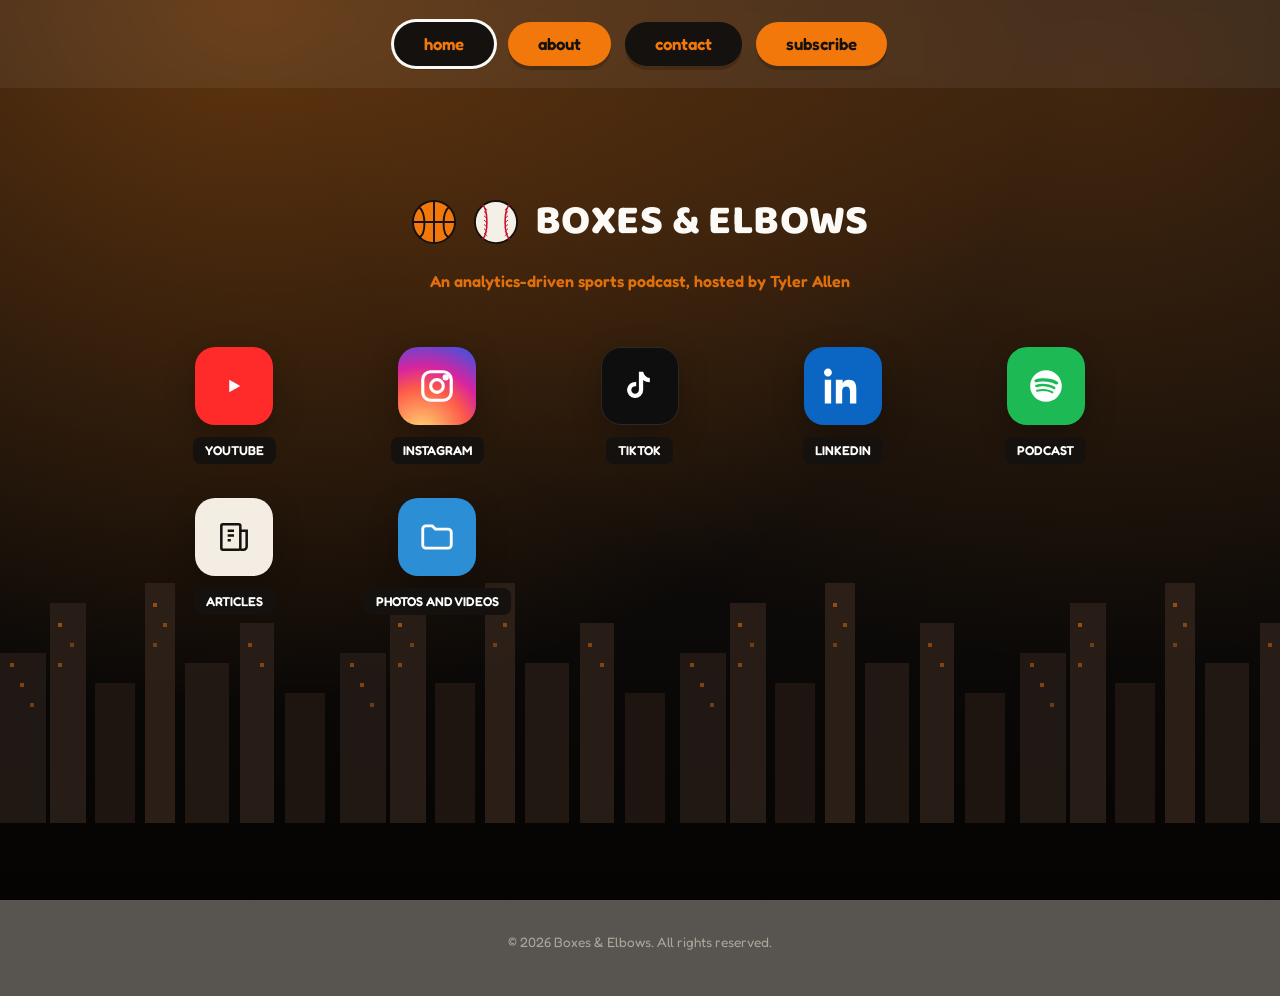
<file: index.html>
<!DOCTYPE html>
<html lang="en">
<head>
<meta charset="UTF-8">
<meta name="viewport" content="width=device-width, initial-scale=1.0">
<title>Boxes & Elbows — Home</title>
<link rel="stylesheet" href="style.css">
</head>
<body>
 
<section class="hero">
  <div class="skyline"></div>
 
  <nav class="nav">
    <a href="index.html" class="pill pill-black current">home</a>
    <a href="about.html" class="pill pill-orange">about</a>
    <a href="contact.html" class="pill pill-black">contact</a>
    <a href="subscribe.html" class="pill pill-orange">subscribe</a>
  </nav>
 
  <div class="hero-inner">
    <div class="brand-mark">
      <svg class="ball" viewBox="0 0 48 48" fill="none">
        <circle cx="24" cy="24" r="22" fill="#F2780C" stroke="#14110E" stroke-width="2"/>
        <path d="M24 2v44M2 24h44M8 8c8 6 8 30 0 32M40 8c-8 6-8 30 0 32" stroke="#14110E" stroke-width="2" fill="none"/>
      </svg>
      <svg class="ball ball-baseball" viewBox="0 0 48 48" fill="none">
        <circle cx="24" cy="24" r="22" fill="#F5F0E6" stroke="#14110E" stroke-width="2"/>
        <path d="M10 6c6 6 6 30 0 36" stroke="#C8102E" stroke-width="1.6" fill="none"/>
        <path d="M38 6c-6 6-6 30 0 36" stroke="#C8102E" stroke-width="1.6" fill="none"/>
        <path d="M11.5 8.5c1.2 1 2.3 2 3.3 3M11.5 13c1.2 1 2.3 2 3.3 3M11.5 17.5c1.2 1 2.3 2 3.3 3M11.5 22c1.2 1 2.3 2 3.3 3M11.5 26.5c1.2 1 2.3 2 3.3 3M11.5 31c1.2 1 2.3 2 3.3 3M11.5 35.5c1.2 1 2.3 2 3.3 3" stroke="#C8102E" stroke-width="1" fill="none"/>
        <path d="M36.5 8.5c-1.2 1-2.3 2-3.3 3M36.5 13c-1.2 1-2.3 2-3.3 3M36.5 17.5c-1.2 1-2.3 2-3.3 3M36.5 22c-1.2 1-2.3 2-3.3 3M36.5 26.5c-1.2 1-2.3 2-3.3 3M36.5 31c-1.2 1-2.3 2-3.3 3M36.5 35.5c-1.2 1-2.3 2-3.3 3" stroke="#C8102E" stroke-width="1" fill="none"/>
      </svg>
      <h1>BOXES &amp; ELBOWS</h1>
    </div>
    <p class="brand-sub">An analytics-driven sports podcast, hosted by Tyler Allen</p>
 
    <div class="link-grid">
 
      <a class="link-card" href="https://www.youtube.com/@MrAllen81" target="_blank" rel="noopener" aria-label="Watch on YouTube">
        <div class="icon-tile tile-youtube">
          <svg viewBox="0 0 24 24" fill="#fff"><path d="M9 8l7 4-7 4V8z"/></svg>
        </div>
        <span class="tag-label">YOUTUBE</span>
      </a>
 
      <a class="link-card" href="https://www.instagram.com/boxesandelbowspod?igsh=dHpkc3V1czNydTJv&utm_source=qr" target="_blank" rel="noopener" aria-label="Follow on Instagram">
        <div class="icon-tile tile-instagram">
          <svg viewBox="0 0 24 24" fill="none" stroke="#fff" stroke-width="2"><rect x="3" y="3" width="18" height="18" rx="5"/><circle cx="12" cy="12" r="4"/><circle cx="17.5" cy="6.5" r="1" fill="#fff"/></svg>
        </div>
        <span class="tag-label">INSTAGRAM</span>
      </a>
 
      <a class="link-card" href="https://www.tiktok.com/@boxesandelbowspod" target="_blank" rel="noopener" aria-label="Follow on TikTok">
        <div class="icon-tile tile-tiktok">
          <svg viewBox="0 0 24 24" fill="#fff"><path d="M14 3c.5 2.2 2 3.7 4.2 4v2.6c-1.6 0-3-.5-4.2-1.4v6.3a5.1 5.1 0 1 1-4.4-5v2.7a2.4 2.4 0 1 0 1.7 2.3V3h2.7z"/></svg>
        </div>
        <span class="tag-label">TIKTOK</span>
      </a>
 
      <a class="link-card" href="https://www.linkedin.com/in/tyler-allen18/" target="_blank" rel="noopener" aria-label="Connect on LinkedIn">
      <div class="icon-tile" style="background:#0A66C2;">
        <svg viewBox="0 0 24 24" fill="#fff"><path d="M4.98 3.5C4.98 4.88 3.9 6 2.5 6S0 4.88 0 3.5 1.12 1 2.5 1s2.48 1.12 2.48 2.5zM.5 8h4V23h-4V8zm7.5 0h3.8v2.05h.05c.53-1 1.83-2.05 3.77-2.05 4.03 0 4.78 2.66 4.78 6.12V23h-4v-6.87c0-1.64-.03-3.75-2.29-3.75-2.29 0-2.64 1.79-2.64 3.63V23h-4V8z"/></svg>
      </div>
      <span class="tag-label">LINKEDIN</span>
    </a>
 
    <a class="link-card" href="https://open.spotify.com/show/58cycGxP48CozuKhtkcoei?si=17663920f3bf408f" target="_blank" rel="noopener" aria-label="Listen on Spotify">
  <div class="icon-tile" style="background:#1DB954;">
    <svg viewBox="0 0 24 24" fill="#fff"><path d="M12 2C6.48 2 2 6.48 2 12s4.48 10 10 10 10-4.48 10-10S17.52 2 12 2zm4.59 14.4c-.19.31-.6.4-.9.21-2.47-1.51-5.58-1.85-9.24-1.01-.35.08-.71-.14-.79-.49-.08-.35.14-.71.49-.79 4-.91 7.44-.52 10.22 1.18.3.19.4.6.22.9zm1.22-2.72c-.24.39-.75.51-1.13.27-2.83-1.74-7.14-2.25-10.49-1.23-.43.13-.89-.11-1.02-.54-.13-.43.11-.89.54-1.02 3.83-1.16 8.6-.6 11.83 1.39.39.24.51.75.27 1.13zm.11-2.83C14.86 8.9 9.2 8.71 5.95 9.7c-.51.16-1.06-.13-1.22-.64-.16-.51.13-1.06.64-1.22 3.74-1.14 10.02-.92 13.94 1.42.46.27.61.87.33 1.32-.27.46-.87.61-1.32.33z"/></svg>
    </div>
  <span class="tag-label">PODCAST</span>
    </a>
 
      <a class="link-card" href="https://substack.com/@boxesandelbowsbballpod" aria-label="Read articles — go to Connect page">
        <div class="icon-tile tile-articles">
          <svg viewBox="0 0 24 24" fill="none" stroke="#14110E" stroke-width="1.6"><rect x="4" y="4" width="12" height="16" rx="1"/><path d="M8 8h4M8 11h4M8 14h2"/><path d="M16 8h4v10a2 2 0 0 1-2 2h-2" /></svg>
        </div>
        <span class="tag-label">ARTICLES</span>
      </a>
 
      <a class="link-card" href="https://photos.app.goo.gl/qTTFwXqQMVyrmaAY8" aria-label="Photos and videos — go to Highlights">
        <div class="icon-tile tile-folder">
          <svg viewBox="0 0 24 24" fill="none" stroke="#fff" stroke-width="1.8"><path d="M3 7a2 2 0 0 1 2-2h4l2 2h8a2 2 0 0 1 2 2v8a2 2 0 0 1-2 2H5a2 2 0 0 1-2-2V7z"/></svg>
        </div>
        <span class="tag-label">PHOTOS AND VIDEOS</span>
      </a>
 
    </div>
  </div>
</section>
 
<footer class="site-footer" style="background:#050403;color:#8a7f74;">© 2026 Boxes &amp; Elbows. All rights reserved.</footer>
 
</body>
</html>
</file>
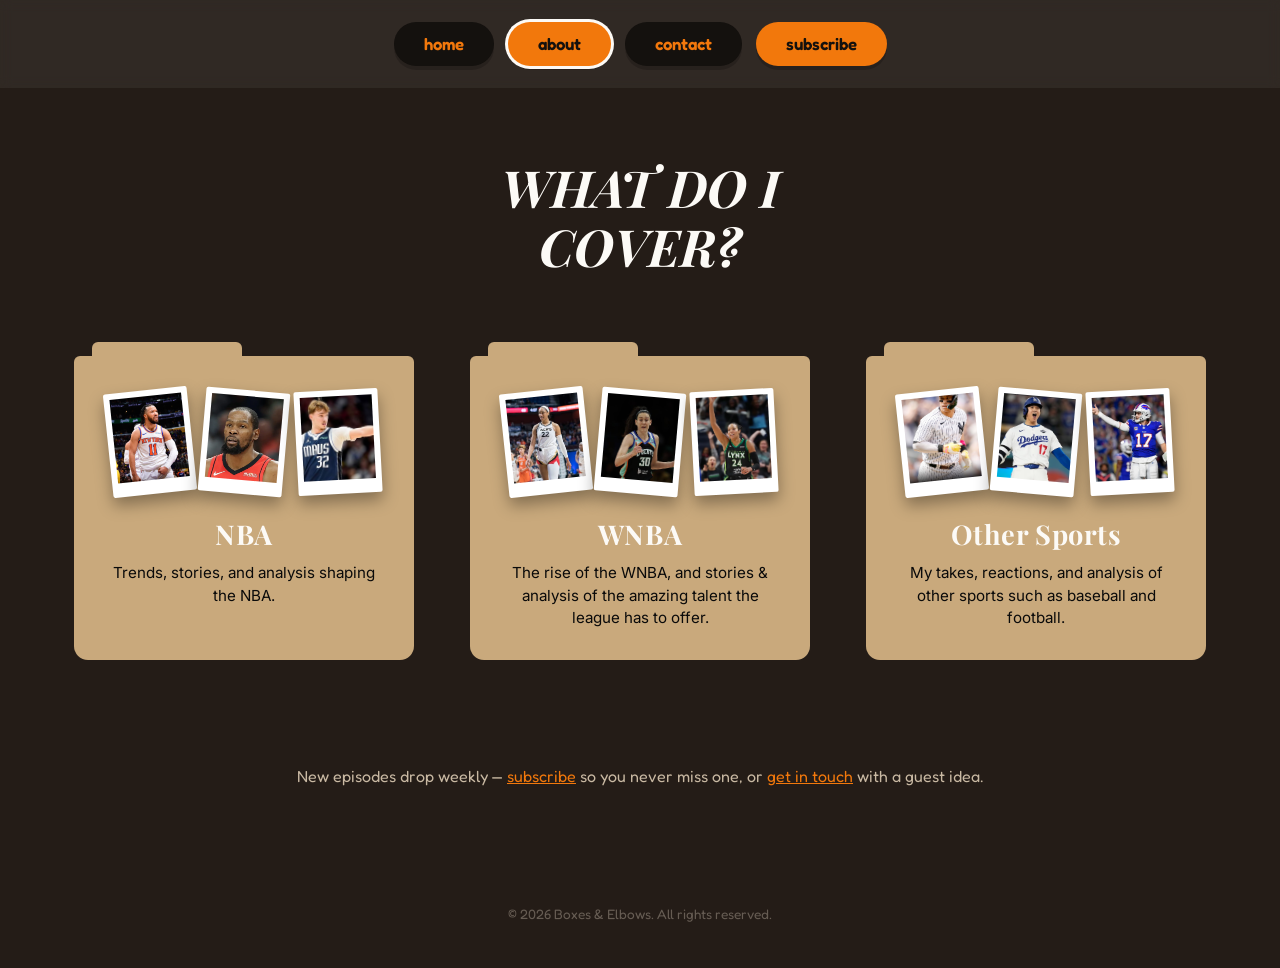
<file: about.html>
<!DOCTYPE html>
<html lang="en">
<head>
<meta charset="UTF-8">
<meta name="viewport" content="width=device-width, initial-scale=1.0">
<title>Boxes & Elbows — About</title>
<link rel="stylesheet" href="style.css">
</head>
<body>

<div class="about-page">

  <nav class="nav">
    <a href="index.html" class="pill pill-black">home</a>
    <a href="about.html" class="pill pill-orange current">about</a>
    <a href="contact.html" class="pill pill-black">contact</a>
    <a href="subscribe.html" class="pill pill-orange">subscribe</a>
  </nav>

  <div class="about-hero">
    <h2>WHAT DO I <br>COVER?</h2>
  </div>

  <div class="folders">

    <div class="folder">
      <div class="folder-photos">
       <div class="thumb" style="--r:-6deg;"><img src="King of NY.jpg" alt="NBA highlight" style="width:100%;height:100%;object-fit:cover;"></div>
       <div class="thumb" style="--r:5deg;"><img src="Kevin Durant.png" alt="NBA highlight" style="width:100%;height:100%;object-fit:cover;"></div>
       <div class="thumb" style="--r:-3deg;"><img src="coop.jpg" alt="NBA highlight" style="width:100%;height:100%;object-fit:cover;"></div>
      </div>
      <h3>NBA</h3>
      <p>Trends, stories, and analysis shaping the NBA.</p>
    </div>

    <div class="folder">
      <div class="folder-photos">
         <div class="thumb" style="--r:-6deg;"><img src="aja.jpg" alt="NBA highlight" style="width:100%;height:100%;object-fit:cover;"></div>
       <div class="thumb" style="--r:5deg;"><img src="stewart.jpg" alt="NBA highlight" style="width:100%;height:100%;object-fit:cover;"></div>
       <div class="thumb" style="--r:-3deg;"><img src="collier.png" alt="NBA highlight" style="width:100%;height:100%;object-fit:cover;"></div>
      </div>
      <h3>WNBA</h3>
      <p>The rise of the WNBA, and stories &amp; analysis of the amazing talent the league has to offer.</p>
    </div>

    <div class="folder">
      <div class="folder-photos">
        <div class="thumb" style="--r:-6deg;"><img src="aaron judge.jpg" alt="NBA highlight" style="width:100%;height:100%;object-fit:cover;"></div>
       <div class="thumb" style="--r:5deg;"><img src="shohei.png" alt="NBA highlight" style="width:100%;height:100%;object-fit:cover;"></div>
       <div class="thumb" style="--r:-3deg;"><img src="josh allen.png" alt="NBA highlight" style="width:100%;height:100%;object-fit:cover;"></div>
      </div>
      <h3>Other Sports</h3>
      <p>My takes, reactions, and analysis of other sports such as baseball and football.</p>
    </div>

  </div>

  <p style="text-align:center;color:#c9b9a3;font-family:'Fredoka',sans-serif;padding-bottom:70px;">
    New episodes drop weekly — <a href="subscribe.html" style="color:var(--orange);text-decoration:underline;">subscribe</a> so you never miss one, or <a href="contact.html" style="color:var(--orange);text-decoration:underline;">get in touch</a> with a guest idea.
  </p>

  <footer class="site-footer" style="color:#8a7f74;">© 2026 Boxes &amp; Elbows. All rights reserved.</footer>
</div>

</body>
</html>
</file>
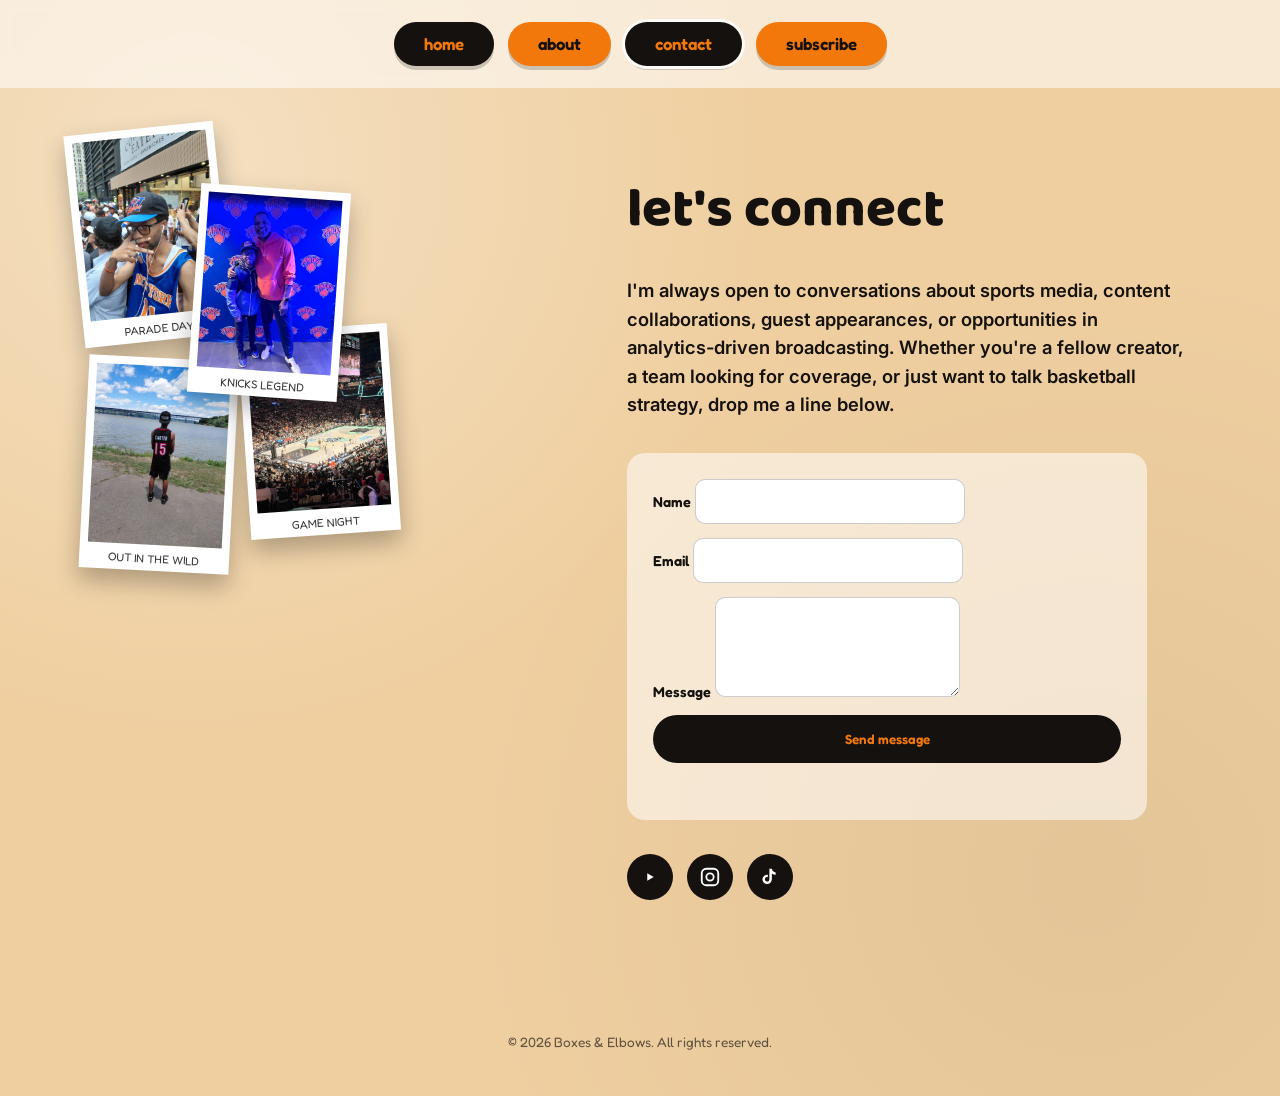
<file: contact.html>
<!DOCTYPE html>
<html lang="en">
<head>
<meta charset="UTF-8">
<meta name="viewport" content="width=device-width, initial-scale=1.0">
<title>Boxes & Elbows — Let's Connect</title>
<link rel="stylesheet" href="style.css">
</head>
<body>

<div class="contact-page">

  <nav class="nav on-light">
    <a href="index.html" class="pill pill-black">home</a>
    <a href="about.html" class="pill pill-orange">about</a>
    <a href="contact.html" class="pill pill-black current">contact</a>
    <a href="subscribe.html" class="pill pill-orange">subscribe</a>
  </nav>

  <div class="contact-wrap">

    <div class="polaroid-stack">
      <div class="polaroid" style="top:0;left:0;transform:rotate(-6deg);">
         <img class="polaroid-img" src="jb look.jpg" alt="Parade day">
        <span class="cap">PARADE DAY </span>
      </div>
      <div class="polaroid" style="top:60px;left:120px;transform:rotate(4deg);z-index:2;">
         <img class="polaroid-img" src="Spreewell.png" alt="Knicks Legend">
        <span class="cap">KNICKS LEGEND</span>
      </div>
      <div class="polaroid" style="top:230px;left:10px;transform:rotate(3deg);">
         <img class="polaroid-img" src="carter.jpg" alt="out in the wild">
        <span class="cap">OUT IN THE WILD</span>
      </div>
      <div class="polaroid" style="top:200px;left:170px;transform:rotate(-4deg);z-index:1;">
         <img class="polaroid-img" src="nyl.png" alt="game night">
        <span class="cap">GAME NIGHT</span>
      </div>
    </div>

    <div class="contact-copy">
      <h2>let's connect</h2>
      <p>I'm always open to conversations about sports media, content collaborations, guest appearances, or opportunities in analytics-driven broadcasting. Whether you're a fellow creator, a team looking for coverage, or just want to talk basketball strategy, drop me a line below.</p>

      <form class="contact-form" onsubmit="return handleContact(event)">
            <div>
              <label for="cName">Name</label>
              <input type="text" id="cName" name="name" required>
          </div>
          <div>
              <label for="cEmail">Email</label>
              <input type="email" id="cEmail" name="email" required>
          </div>
          <div>
              <label for="cMessage">Message</label>
              <textarea id="cMessage" name="message" required></textarea>
          </div>
        <button type="submit" class="btn btn-black">Send message</button>
        <div class="form-msg" id="contactMsg"></div>
      </form>

      <div class="social-row">
        <a href="https://www.youtube.com/@boxesandelbows" target="_blank" rel="noopener" aria-label="YouTube">
          <svg viewBox="0 0 24 24" fill="#fff"><path d="M9 8l7 4-7 4V8z"/></svg>
        </a>
        <a href="https://www.instagram.com/boxesandelbows" target="_blank" rel="noopener" aria-label="Instagram">
          <svg viewBox="0 0 24 24" fill="none" stroke="#fff" stroke-width="2"><rect x="3" y="3" width="18" height="18" rx="5"/><circle cx="12" cy="12" r="4"/></svg>
        </a>
        <a href="https://www.tiktok.com/@boxesandelbows" target="_blank" rel="noopener" aria-label="TikTok">
          <svg viewBox="0 0 24 24" fill="#fff"><path d="M14 3c.5 2.2 2 3.7 4.2 4v2.6c-1.6 0-3-.5-4.2-1.4v6.3a5.1 5.1 0 1 1-4.4-5v2.7a2.4 2.4 0 1 0 1.7 2.3V3h2.7z"/></svg>
        </a>
      </div>
    </div>
  </div>

  <footer class="site-footer">© 2026 Boxes &amp; Elbows. All rights reserved.</footer>
</div>

<script src="app.js"></script>
</body>
</html>
</file>
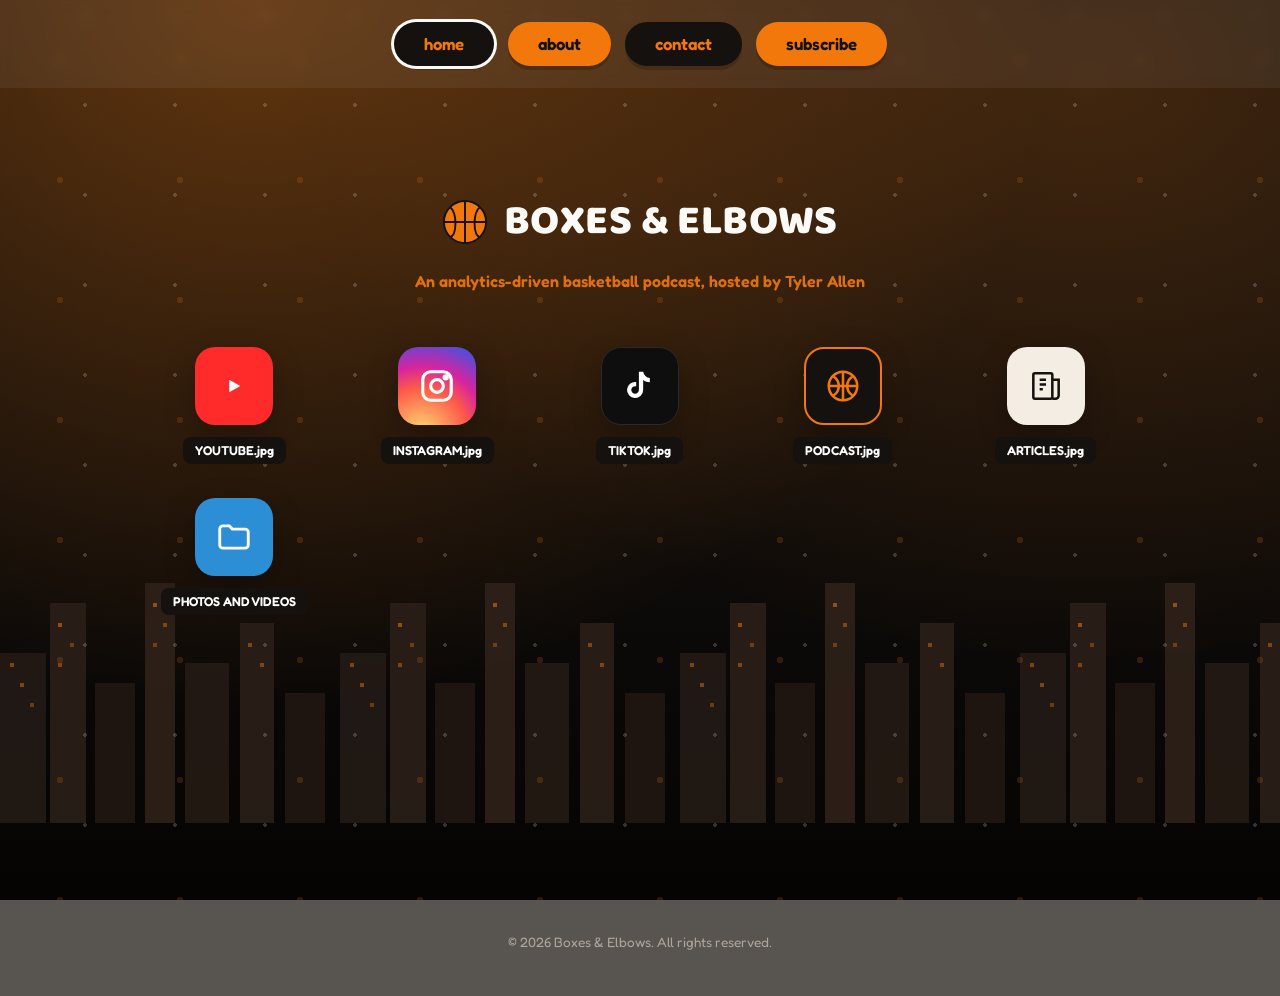
<file: index (2).html>
<!DOCTYPE html>
<html lang="en">
<head>
<meta charset="UTF-8">
<meta name="viewport" content="width=device-width, initial-scale=1.0">
<title>Boxes & Elbows — Home</title>
<link rel="stylesheet" href="style.css">
</head>
<body>

<section class="hero">
  <div class="skyline"></div>
  <div class="confetti"></div>

  <nav class="nav">
    <a href="index.html" class="pill pill-black current">home</a>
    <a href="about.html" class="pill pill-orange">about</a>
    <a href="contact.html" class="pill pill-black">contact</a>
    <a href="subscribe.html" class="pill pill-orange">subscribe</a>
  </nav>

  <div class="hero-inner">
    <div class="brand-mark">
      <svg class="ball" viewBox="0 0 48 48" fill="none">
        <circle cx="24" cy="24" r="22" fill="#F2780C" stroke="#14110E" stroke-width="2"/>
        <path d="M24 2v44M2 24h44M8 8c8 6 8 30 0 32M40 8c-8 6-8 30 0 32" stroke="#14110E" stroke-width="2" fill="none"/>
      </svg>
      <h1>BOXES &amp; ELBOWS</h1>
    </div>
    <p class="brand-sub">An analytics-driven basketball podcast, hosted by Tyler Allen</p>

    <div class="link-grid">

      <a class="link-card" href="https://www.youtube.com/@boxesandelbows" target="_blank" rel="noopener" aria-label="Watch on YouTube">
        <div class="icon-tile tile-youtube">
          <svg viewBox="0 0 24 24" fill="#fff"><path d="M9 8l7 4-7 4V8z"/></svg>
        </div>
        <span class="tag-label">YOUTUBE.jpg</span>
      </a>

      <a class="link-card" href="https://www.instagram.com/boxesandelbows" target="_blank" rel="noopener" aria-label="Follow on Instagram">
        <div class="icon-tile tile-instagram">
          <svg viewBox="0 0 24 24" fill="none" stroke="#fff" stroke-width="2"><rect x="3" y="3" width="18" height="18" rx="5"/><circle cx="12" cy="12" r="4"/><circle cx="17.5" cy="6.5" r="1" fill="#fff"/></svg>
        </div>
        <span class="tag-label">INSTAGRAM.jpg</span>
      </a>

      <a class="link-card" href="https://www.tiktok.com/@boxesandelbows" target="_blank" rel="noopener" aria-label="Follow on TikTok">
        <div class="icon-tile tile-tiktok">
          <svg viewBox="0 0 24 24" fill="#fff"><path d="M14 3c.5 2.2 2 3.7 4.2 4v2.6c-1.6 0-3-.5-4.2-1.4v6.3a5.1 5.1 0 1 1-4.4-5v2.7a2.4 2.4 0 1 0 1.7 2.3V3h2.7z"/></svg>
        </div>
        <span class="tag-label">TIKTOK.jpg</span>
      </a>

      <a class="link-card" href="about.html" aria-label="Listen to the podcast — go to About">
        <div class="icon-tile tile-podcast">
          <svg viewBox="0 0 24 24" fill="none" stroke="#F2780C" stroke-width="1.6"><circle cx="12" cy="12" r="9"/><path d="M12 3v18M3 12h18M6 6c4.5 3 4.5 9 0 12M18 6c-4.5 3-4.5 9 0 12" /></svg>
        </div>
        <span class="tag-label">PODCAST.jpg</span>
      </a>

      <a class="link-card" href="contact.html" aria-label="Read articles — go to Connect page">
        <div class="icon-tile tile-articles">
          <svg viewBox="0 0 24 24" fill="none" stroke="#14110E" stroke-width="1.6"><rect x="4" y="4" width="12" height="16" rx="1"/><path d="M8 8h4M8 11h4M8 14h2"/><path d="M16 8h4v10a2 2 0 0 1-2 2h-2" /></svg>
        </div>
        <span class="tag-label">ARTICLES.jpg</span>
      </a>

      <a class="link-card" href="about.html" aria-label="Photos and videos — go to Highlights">
        <div class="icon-tile tile-folder">
          <svg viewBox="0 0 24 24" fill="none" stroke="#fff" stroke-width="1.8"><path d="M3 7a2 2 0 0 1 2-2h4l2 2h8a2 2 0 0 1 2 2v8a2 2 0 0 1-2 2H5a2 2 0 0 1-2-2V7z"/></svg>
        </div>
        <span class="tag-label">PHOTOS AND VIDEOS</span>
      </a>

    </div>
  </div>
</section>

<footer class="site-footer" style="background:#050403;color:#8a7f74;">© 2026 Boxes &amp; Elbows. All rights reserved.</footer>

</body>
</html>
</file>
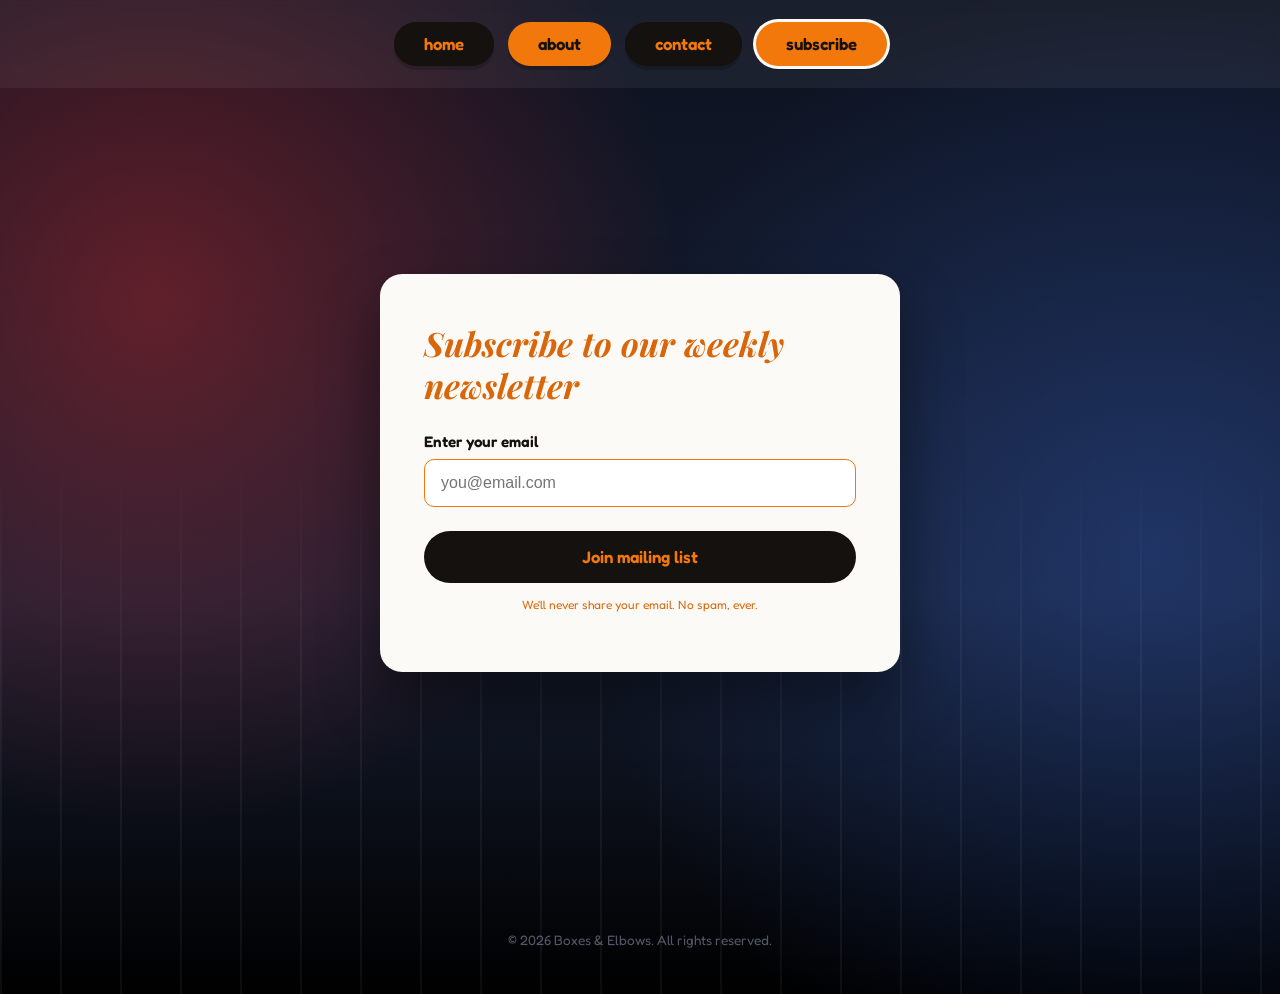
<file: subscribe.html>
<!DOCTYPE html>
<html lang="en">
<head>
<meta charset="UTF-8">
<meta name="viewport" content="width=device-width, initial-scale=1.0">
<title>Boxes & Elbows — Subscribe</title>
<link rel="stylesheet" href="style.css">
</head>
<body>

<div class="subscribe-page">
  <div class="city-glow"></div>
  <div class="city-lines"></div>

  <nav class="nav">
    <a href="index.html" class="pill pill-black">home</a>
    <a href="about.html" class="pill pill-orange">about</a>
    <a href="contact.html" class="pill pill-black">contact</a>
    <a href="subscribe.html" class="pill pill-orange current">subscribe</a>
  </nav>

  <div class="sub-wrap">
    <div class="sub-card">
      <h2>Subscribe to our weekly newsletter</h2>
      <form onsubmit="return handleSubscribe(event)">
        <label for="subEmail">Enter your email</label>
       <input type="email" id="subEmail" name="email" required placeholder="you@email.com">
        <button type="submit" class="btn btn-black">Join mailing list</button>
      </form>
      <p class="sub-fine">We'll never share your email. No spam, ever.</p>
      <div class="sub-success" id="subSuccess"></div>
    </div>
  </div>

  <footer class="site-footer" style="color:#7d86a0;">© 2026 Boxes &amp; Elbows. All rights reserved.</footer>
</div>

<script src="app.js"></script>
</body>
</html>
</file>
<file: style.css>
@import url('https://fonts.googleapis.com/css2?family=Fredoka:wght@500;600;700&family=Playfair+Display:ital,wght@0,600;0,700;1,600&family=Baloo+2:wght@700;800&family=Inter:wght@400;500;600&display=swap');

:root{
  --orange: #F2780C;
  --orange-deep: #D9660A;
  --black: #14110E;
  --cream: #F4EDE3;
  --brown-dark: #241C17;
  --tan-card: #C9A97C;
  --tan-paper: #EFCFA0;
  --navy: #0D1220;
  --navy-2: #171F33;
  --white: #FCFAF6;
  --radius-pill: 999px;
  --shadow-soft: 0 10px 30px rgba(0,0,0,.25);
}

*{box-sizing:border-box;}
html{scroll-behavior:smooth;}
body{
  margin:0;
  font-family:'Inter', sans-serif;
  color:var(--black);
  background:var(--cream);
}

img{max-width:100%;display:block;}
a{color:inherit;text-decoration:none;}
button{font-family:inherit;}

/* ---------- NAV ---------- */
.nav{
  position:sticky;
  top:0;
  z-index:50;
  display:flex;
  flex-wrap:wrap;
  gap:14px;
  justify-content:center;
  align-items:center;
  padding:22px 20px;
  background:rgba(255,255,255,.06);
  backdrop-filter:blur(6px);
}
.nav.on-light{background:rgba(255,255,255,.55);}
.pill{
  font-family:'Fredoka', sans-serif;
  font-weight:600;
  font-size:1.05rem;
  padding:12px 30px;
  border-radius:var(--radius-pill);
  border:none;
  cursor:pointer;
  transition:transform .18s ease, box-shadow .18s ease, filter .18s ease;
  box-shadow:0 4px 0 rgba(0,0,0,.18);
}
.pill:hover{transform:translateY(-2px);filter:brightness(1.06);}
.pill:active{transform:translateY(1px);}
.pill:focus-visible{outline:3px solid #fff;outline-offset:3px;}
.pill-black{background:var(--black);color:var(--orange);}
.pill-orange{background:var(--orange);color:var(--black);}
.pill.current{box-shadow:0 0 0 3px var(--white), 0 4px 0 rgba(0,0,0,.18);}

/* ---------- BUTTONS / GENERIC ---------- */
.btn{
  font-family:'Fredoka', sans-serif;
  font-weight:600;
  border-radius:var(--radius-pill);
  padding:16px 28px;
  border:none;
  cursor:pointer;
  display:inline-block;
  text-align:center;
}
.btn-black{background:var(--black);color:var(--orange);}
.btn-black:hover{filter:brightness(1.15);}

.eyebrow{
  font-family:'Fredoka',sans-serif;
  letter-spacing:.14em;
  text-transform:uppercase;
  font-size:.75rem;
  opacity:.7;
}

.tag-label{
  font-family:'Fredoka', sans-serif;
  font-weight:600;
  font-size:.8rem;
  color:#fff;
  background:var(--black);
  padding:6px 12px;
  border-radius:8px;
  display:inline-block;
}

/* ---------- FOOTER ---------- */
.site-footer{
  text-align:center;
  padding:34px 20px 46px;
  font-family:'Fredoka',sans-serif;
  font-size:.85rem;
  opacity:.65;
}

/* ================= PAGE 1 — HOME ================= */
.hero{
  position:relative;
  min-height:100vh;
  overflow:hidden;
  background:
    radial-gradient(ellipse at 20% 0%, rgba(242,120,12,.35), transparent 55%),
    radial-gradient(ellipse at 85% 10%, rgba(242,120,12,.2), transparent 50%),
    linear-gradient(180deg, #171310 0%, #0f0c0a 55%, #050403 100%);
}
.skyline{
  position:absolute;
  bottom:0;left:0;right:0;
  height:46%;
  background-repeat:repeat-x;
  background-size:340px 100%;
  opacity:.9;
  background-image:url("data:image/svg+xml,%3Csvg xmlns='http://www.w3.org/2000/svg' width='340' height='260' viewBox='0 0 340 260'%3E%3Crect x='0' y='90' width='46' height='170' fill='%23231a15'/%3E%3Crect x='10' y='100' width='4' height='4' fill='%23F2780C' opacity='.5'/%3E%3Crect x='20' y='120' width='4' height='4' fill='%23F2780C' opacity='.5'/%3E%3Crect x='30' y='140' width='4' height='4' fill='%23F2780C' opacity='.4'/%3E%3Crect x='50' y='40' width='36' height='220' fill='%232a1f18'/%3E%3Crect x='58' y='60' width='4' height='4' fill='%23F2780C' opacity='.6'/%3E%3Crect x='70' y='80' width='4' height='4' fill='%23F2780C' opacity='.4'/%3E%3Crect x='58' y='100' width='4' height='4' fill='%23F2780C' opacity='.5'/%3E%3Crect x='95' y='120' width='40' height='140' fill='%23201712'/%3E%3Crect x='145' y='20' width='30' height='240' fill='%232e2119'/%3E%3Crect x='153' y='40' width='4' height='4' fill='%23F2780C' opacity='.6'/%3E%3Crect x='163' y='60' width='4' height='4' fill='%23F2780C' opacity='.5'/%3E%3Crect x='153' y='80' width='4' height='4' fill='%23F2780C' opacity='.4'/%3E%3Crect x='185' y='100' width='44' height='160' fill='%23241a14'/%3E%3Crect x='240' y='60' width='34' height='200' fill='%232a1f18'/%3E%3Crect x='248' y='80' width='4' height='4' fill='%23F2780C' opacity='.5'/%3E%3Crect x='260' y='100' width='4' height='4' fill='%23F2780C' opacity='.5'/%3E%3Crect x='285' y='130' width='40' height='130' fill='%23201712'/%3E%3C/svg%3E");
}
.confetti{
  position:absolute;inset:0;
  pointer-events:none;
  background-image:
    radial-gradient(circle, var(--orange) 3px, transparent 3px),
    radial-gradient(circle, #fff 2px, transparent 2px);
  background-size:120px 120px, 90px 90px;
  background-position:0 0, 40px 60px;
  opacity:.18;
}

.hero-inner{
  position:relative;
  z-index:2;
  max-width:1180px;
  margin:0 auto;
  padding:70px 24px 100px;
}

.brand-mark{
  display:flex;
  align-items:center;
  gap:16px;
  justify-content:center;
  margin:30px 0 8px;
}
.brand-mark .ball{width:46px;height:46px;}
.brand-mark h1{
  font-family:'Baloo 2', sans-serif;
  font-weight:800;
  color:var(--white);
  font-size:2.6rem;
  letter-spacing:.01em;
  margin:0;
  text-align:center;
}
.brand-sub{
  text-align:center;
  color:var(--orange);
  font-family:'Fredoka',sans-serif;
  font-weight:600;
  opacity:.9;
  margin-bottom:56px;
}

.link-grid{
  display:grid;
  grid-template-columns:repeat(auto-fit, minmax(150px,1fr));
  gap:34px;
  max-width:980px;
  margin:0 auto;
}
.link-card{
  display:flex;
  flex-direction:column;
  align-items:center;
  gap:12px;
  transition:transform .2s ease;
  cursor: pointer;
}
.link-card:hover{transform:translateY(-6px);}
.icon-tile{
  width:78px;height:78px;
  border-radius:20px;
  display:flex;align-items:center;justify-content:center;
  box-shadow:var(--shadow-soft);
}
.icon-tile svg{width:38px;height:38px;}
.tile-youtube{background:#FF2A2A;}
.tile-instagram{background:radial-gradient(circle at 30% 110%, #ffdb73 0%, #fd5949 45%, #d6249f 65%, #285AEB 100%);}
.tile-tiktok{background:#0e0e0e;border:1px solid #2a2a2a;}
.tile-podcast{background:var(--black);border:2px solid var(--orange);}
.tile-articles{background:var(--cream);}
.tile-folder{background:#2c8fd6;}

/* ================= PAGE 2 — ABOUT / HIGHLIGHTS ================= */
.about-page{background:var(--brown-dark);color:var(--white);min-height:100vh;}
.about-hero{max-width:900px;margin:0 auto;text-align:center;padding:70px 24px 20px;}
.about-hero h2{
  font-family:'Playfair Display', serif;
  font-style:italic;
  font-weight:700;
  font-size:3.2rem;
  line-height:1.15;
  margin:0;
}

.folders{
  display:grid;
  grid-template-columns:repeat(auto-fit,minmax(260px,1fr));
  gap:56px;
  max-width:1180px;
  margin:60px auto 0;
  padding:0 24px 90px;
}
.folder{
  position:relative;
  background:var(--tan-card);
  border-radius:6px 6px 14px 14px;
  padding:34px 22px 30px;
  min-height:230px;
}
.folder::before{
  content:"";
  position:absolute;
  top:-14px;left:18px;
  width:44%;
  height:20px;
  background:var(--tan-card);
  border-radius:6px 6px 0 0;
}
.folder-photos{
  display:flex;
  gap:10px;
  flex-wrap:wrap;
  justify-content:center;
  margin-bottom:6px;
}
.thumb{
  width:84px;height:104px;
  background:#fff;
  padding:6px 6px 14px;
  border-radius:2px;
  box-shadow:0 8px 16px rgba(0,0,0,.35);
  transform:rotate(var(--r,0deg));
}
.thumb .swatch{
  width:100%;height:100%;
  border-radius:1px;
  display:flex;align-items:center;justify-content:center;
  font-family:'Fredoka',sans-serif;
  font-weight:700;
  color:#fff;
  font-size:1.4rem;
}
.folder h3{
  font-family:'Playfair Display', serif;
  font-weight:700;
  text-align:center;
  color:var(--gray);
  font-size:1.7rem;
  margin:22px 0 10px;
  letter-spacing:.02em;
}
.folder p{
  text-align:center;
  color:#0A0A0A;
  font-size:.95rem;
  line-height:1.5;
  max-width:280px;
  margin:0 auto;
}

/* ================= PAGE 3 — CONTACT ================= */
.contact-page{
  min-height:100vh;
  background:var(--tan-paper);
  background-image:
    radial-gradient(circle at 15% 15%, rgba(255,255,255,.35), transparent 40%),
    radial-gradient(circle at 85% 80%, rgba(0,0,0,.05), transparent 45%);
}
.contact-wrap{
  max-width:1180px;
  margin:0 auto;
  padding:40px 24px 100px;
  display:grid;
  grid-template-columns:1fr 1.15fr;
  gap:50px;
  align-items:start;
}
@media (max-width:820px){.contact-wrap{grid-template-columns:1fr;}}

.polaroid-stack{position:relative;min-height:420px;}
.polaroid{
  position:absolute;
  background:#fff;
  padding:8px 8px 26px;
  box-shadow:0 12px 24px rgba(0,0,0,.28);
  width:150px;
}
.polaroid .swatch{width:100%;aspect-ratio:1/1.05;display:flex;align-items:center;justify-content:center;color:#fff;font-family:'Fredoka',sans-serif;font-weight:700;font-size:.85rem;text-align:center;}
.polaroid span.cap{
  position:absolute;bottom:5px;left:0;right:0;text-align:center;
  font-family:'Fredoka',sans-serif;font-size:.7rem;color:#333;
}

.contact-copy h2{
  font-family:'Baloo 2', sans-serif;
  font-weight:800;
  font-size:3.4rem;
  margin:38px 0 22px;
  color:var(--black);
}
.contact-copy p{
  font-size:1.15rem;
  font-weight:600;
  line-height:1.55;
  max-width:560px;
  margin-bottom:34px;
}

.contact-form{
  background:rgba(255,255,255,.55);
  border-radius:18px;
  padding:26px;
  max-width:520px;
  display:flex;
  flex-direction:column;
  gap:14px;
  margin-bottom:34px;
}
.contact-form label{font-family:'Fredoka',sans-serif;font-weight:600;font-size:.9rem;}
.contact-form input, .contact-form textarea{
  font-family:'Inter',sans-serif;
  padding:12px 14px;
  border-radius:10px;
  border:1.5px solid rgba(0,0,0,.2);
  background:#fff;
  font-size:.95rem;
}
.contact-form textarea{min-height:100px;resize:vertical;}
.form-msg{font-family:'Fredoka',sans-serif;font-size:.9rem;color:var(--orange-deep);min-height:1.2em;}

.qr-block{display:flex;flex-direction:column;align-items:flex-start;gap:10px;}
.qr-svg{background:#fff;padding:14px;border-radius:8px;box-shadow:var(--shadow-soft);}
.qr-caption{font-family:'Fredoka',sans-serif;font-size:.8rem;opacity:.75;}

.social-row{display:flex;gap:14px;margin-top:6px;flex-wrap:wrap;}
.social-row a{
  width:46px;height:46px;border-radius:50%;
  background:var(--black);
  display:flex;align-items:center;justify-content:center;
  transition:transform .15s ease;
}
.social-row a:hover{transform:translateY(-3px);}
.social-row svg{width:22px;height:22px;}

/* ================= PAGE 4 — SUBSCRIBE ================= */
.subscribe-page{
  min-height:100vh;
  position:relative;
  overflow:hidden;
  background:linear-gradient(180deg, var(--navy) 0%, var(--navy-2) 60%, #000 100%);
}
.city-glow{
  position:absolute;inset:0;
  background:
    radial-gradient(circle at 12% 30%, rgba(242,45,45,.35), transparent 40%),
    radial-gradient(circle at 90% 55%, rgba(60,120,255,.25), transparent 45%);
}
.city-lines{
  position:absolute;bottom:0;left:0;right:0;height:55%;
  background-image:repeating-linear-gradient(90deg, rgba(255,255,255,.05) 0 2px, transparent 2px 60px);
  mask-image:linear-gradient(180deg, transparent, #000 40%);
}
.sub-wrap{
  position:relative;z-index:2;
  min-height:calc(100vh - 90px);
  display:flex;
  align-items:center;
  justify-content:center;
  padding:40px 20px 80px;
}
.sub-card{
  background:var(--white);
  border-radius:22px;
  padding:48px 44px;
  max-width:520px;
  width:100%;
  box-shadow:0 30px 60px rgba(0,0,0,.45);
}
.sub-card h2{
  font-family:'Playfair Display', serif;
  font-style:italic;
  color:var(--orange-deep);
  font-size:2.1rem;
  margin:0 0 26px;
  line-height:1.25;
}
.sub-card label{
  font-family:'Fredoka',sans-serif;
  font-weight:600;
  font-size:.95rem;
  display:block;
  margin-bottom:8px;
}
.sub-card input[type=email]{
  width:100%;
  padding:14px 16px;
  border-radius:10px;
  border:1.5px solid var(--orange);
  font-size:1rem;
  margin-bottom:24px;
}
.sub-card .btn-black{width:100%;font-size:1.05rem;}
.sub-fine{
  font-family:'Fredoka',sans-serif;
  font-size:.75rem;
  color:var(--orange-deep);
  text-align:center;
  margin-top:14px;
}
.sub-success{
  display:none;
  font-family:'Fredoka',sans-serif;
  background:#eaf7ea;
  color:#1f6b2b;
  padding:12px 14px;
  border-radius:10px;
  margin-top:16px;
  font-size:.9rem;
  text-align:center;
}
</file>
